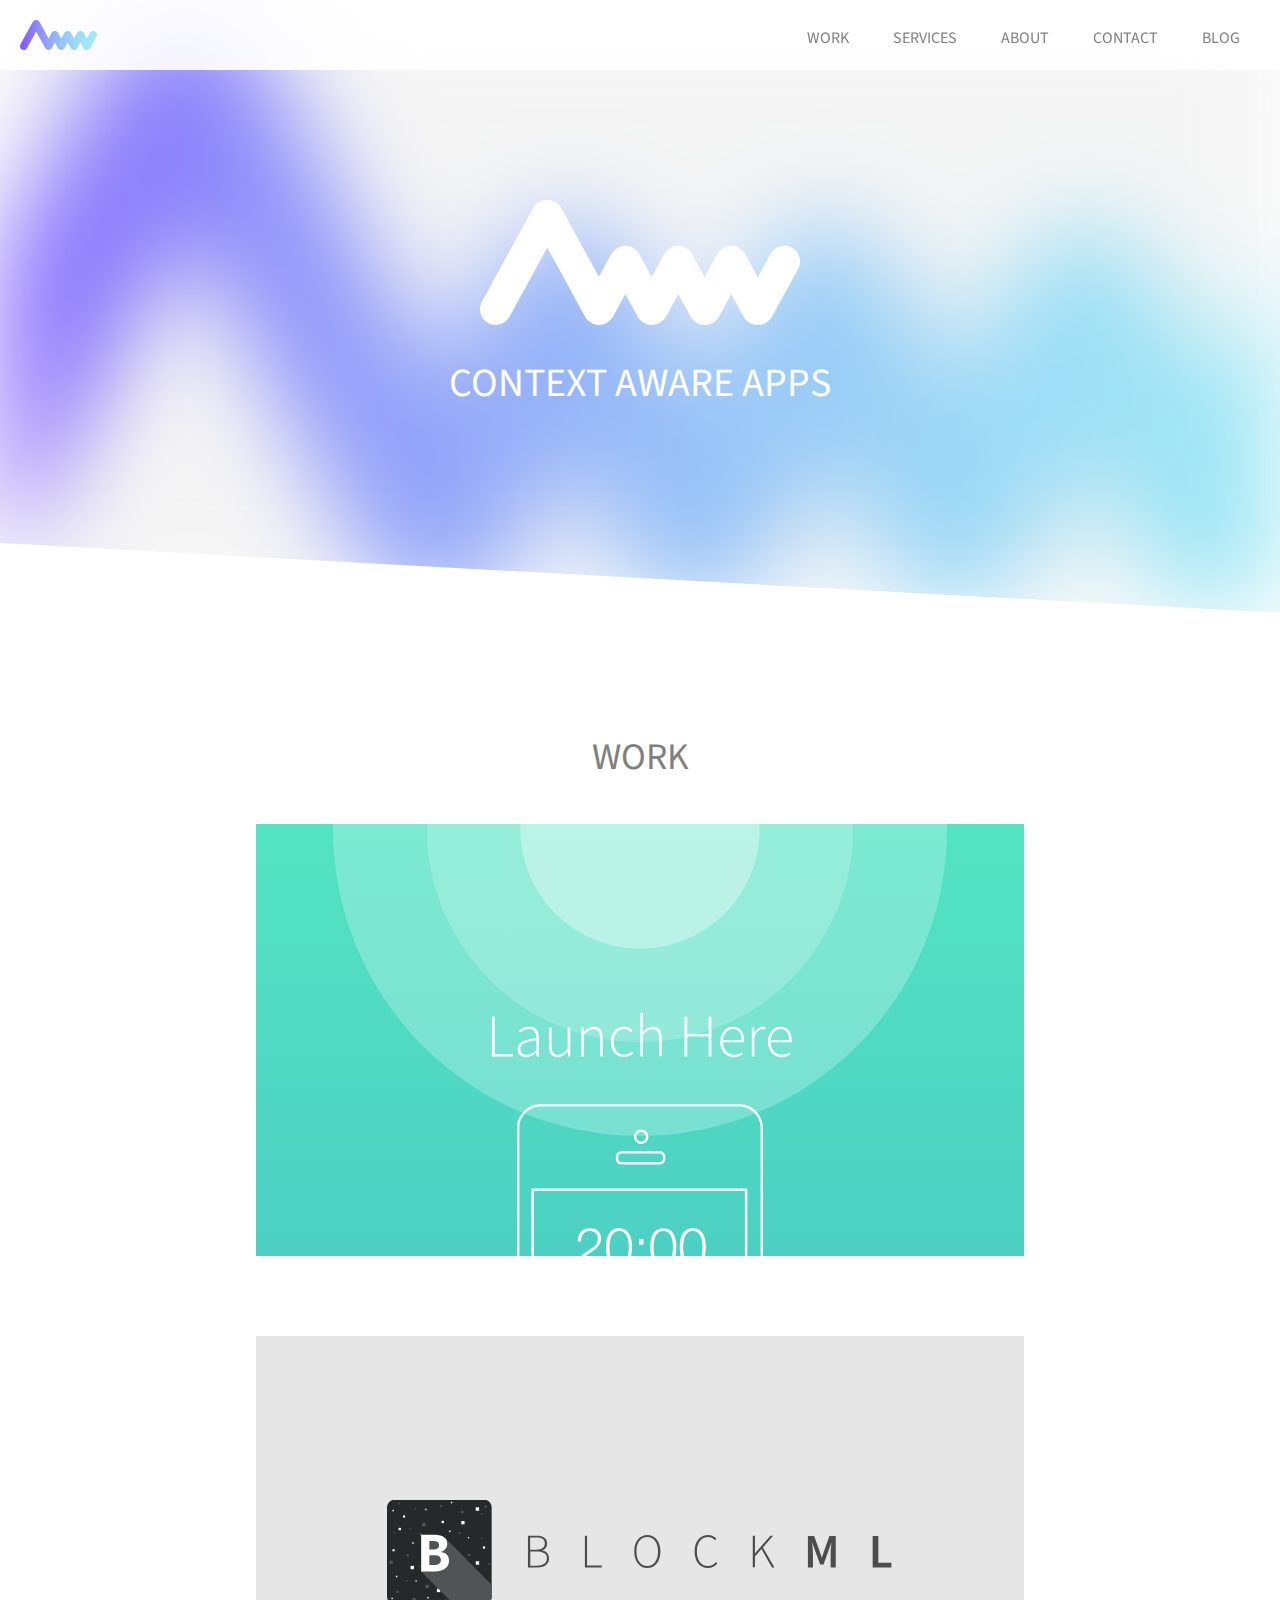
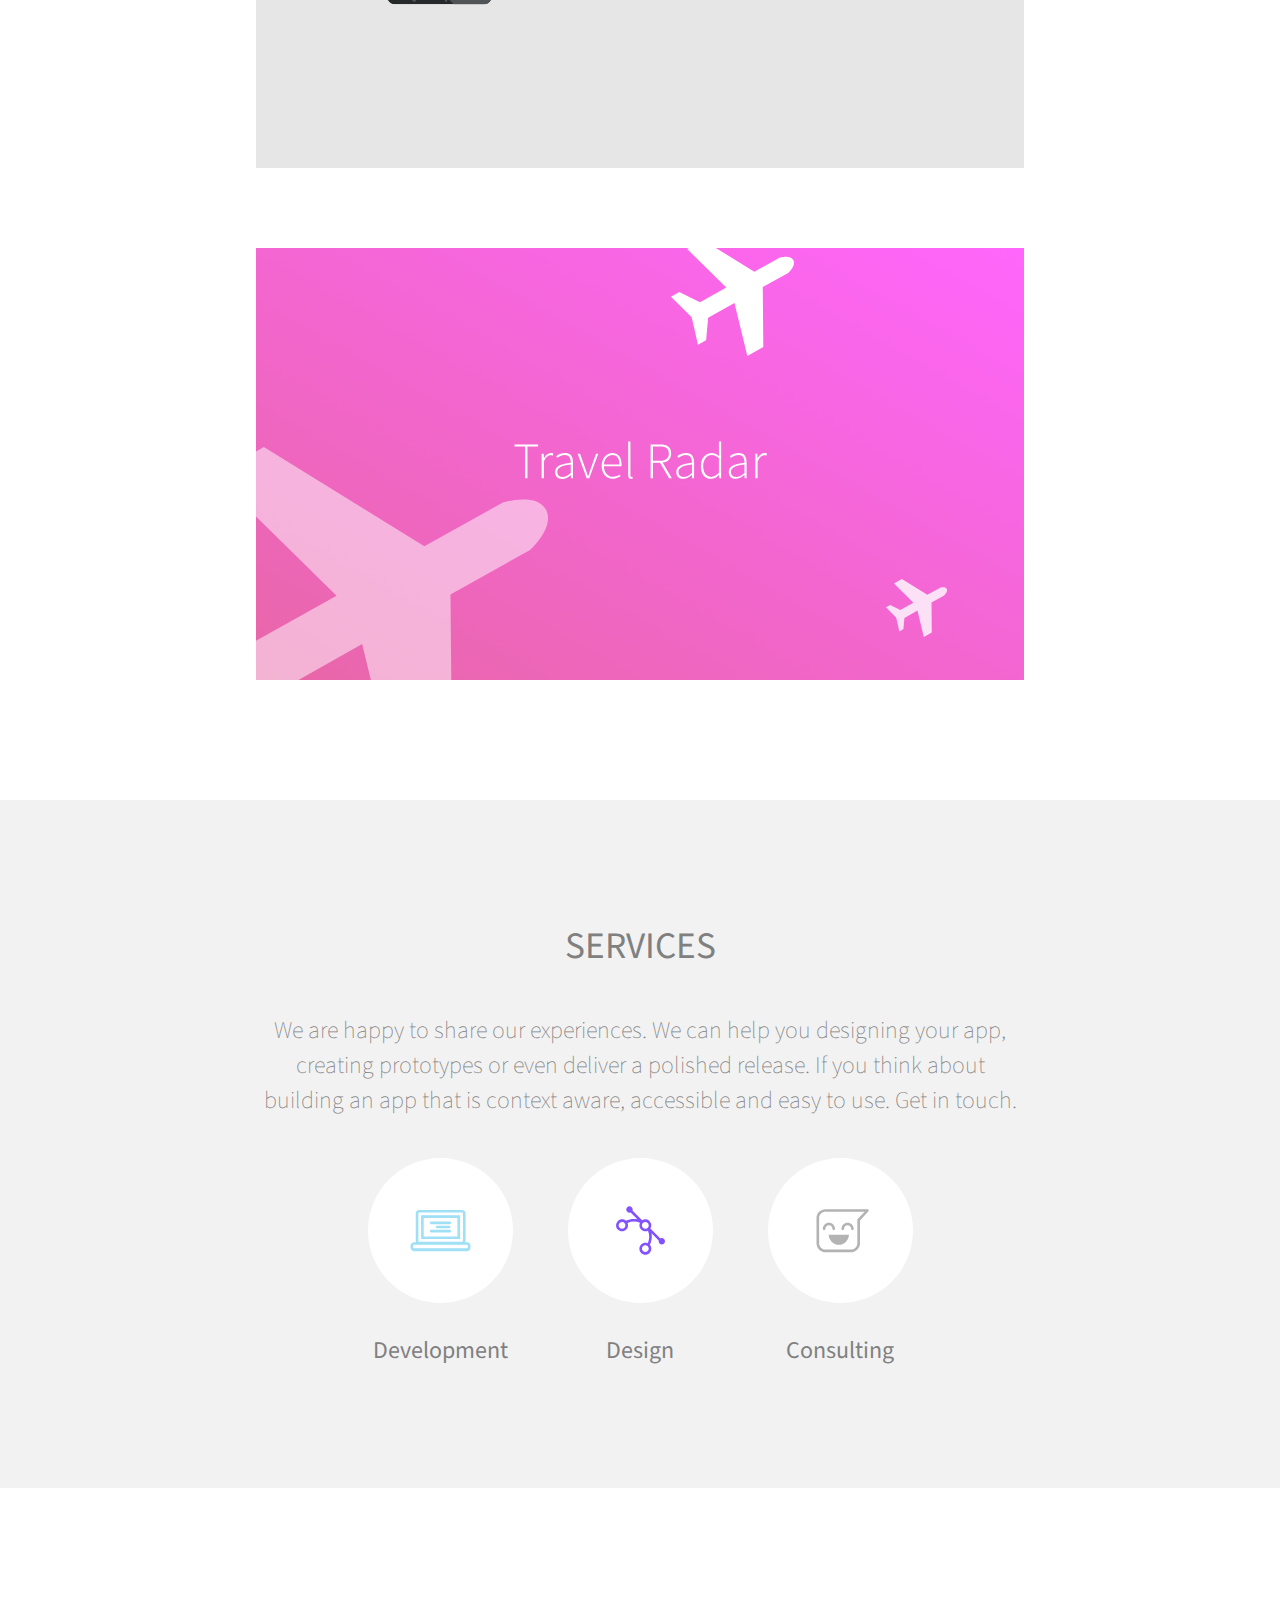
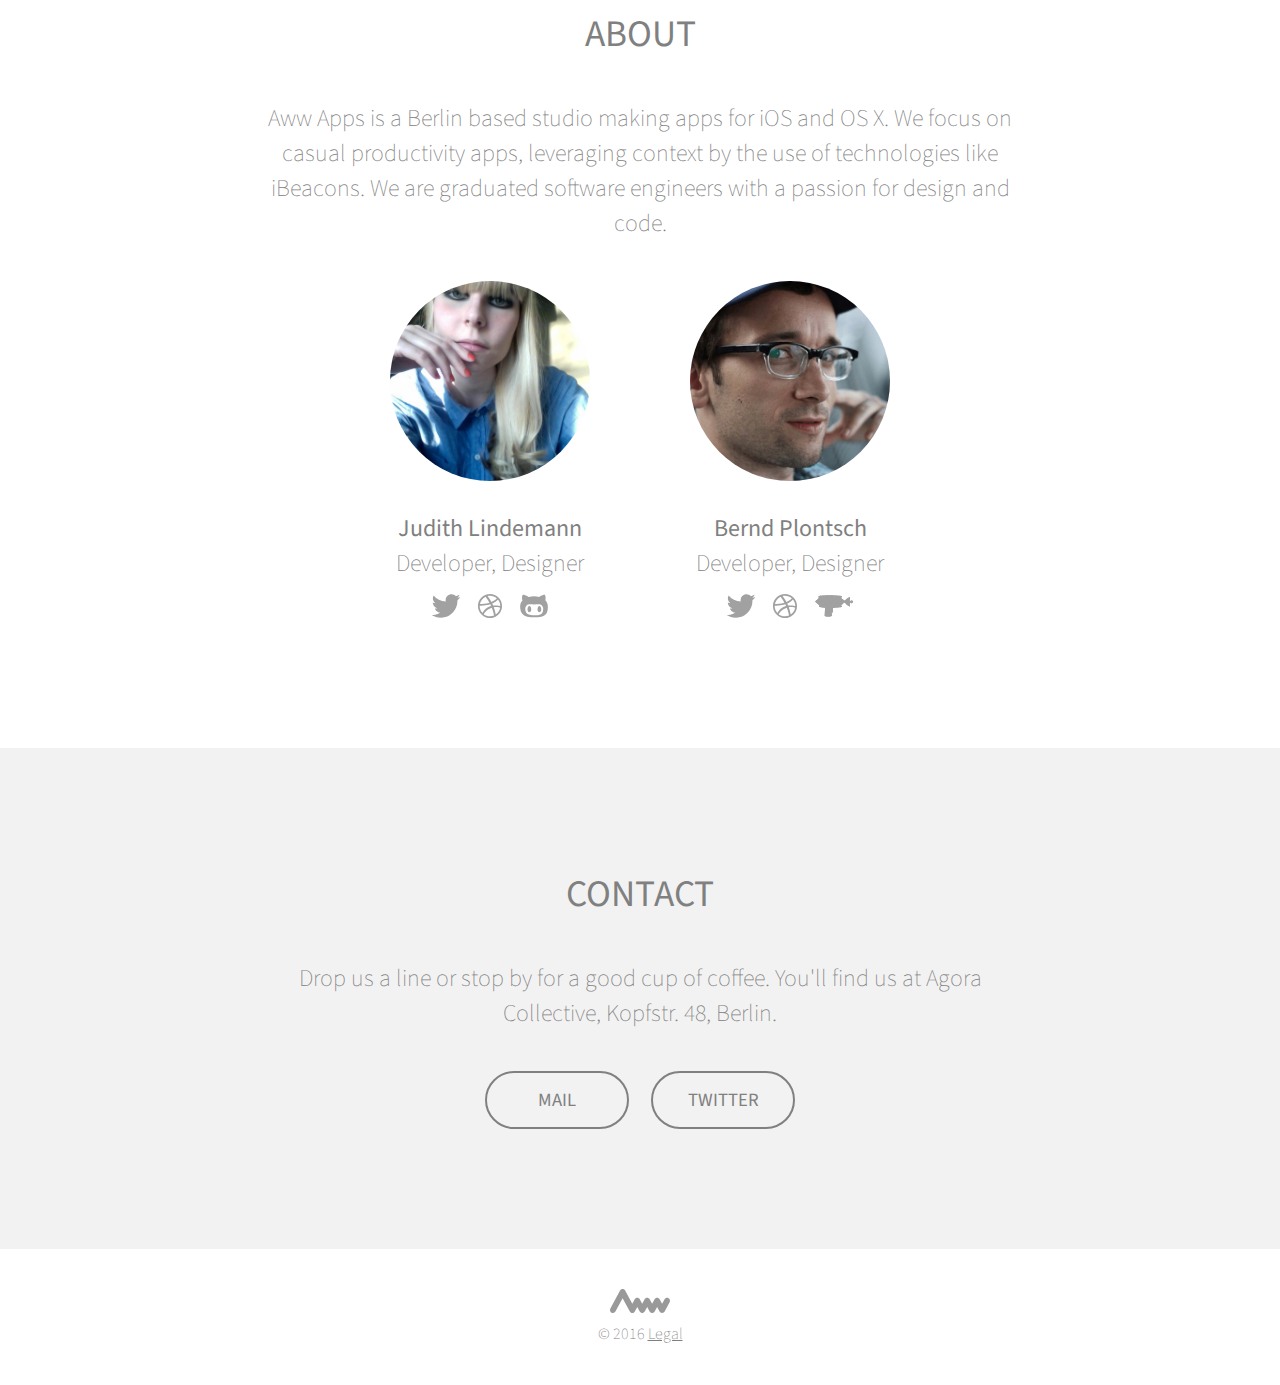
<file: index.html>
<!DOCTYPE html>

<!--
_______                         _______                        
___    |__      ____      __    ___    |_______________________
__  /| |_ | /| / /_ | /| / /    __  /| |__  __ \__  __ \_  ___/
_  ___ |_ |/ |/ /__ |/ |/ /     _  ___ |_  /_/ /_  /_/ /(__  ) 
/_/  |_|___/|__/ ____/|__/      /_/  |_|  .___/_  .___//____/  
                                       /_/     /_/             
-->

<html>
    <head>
        <meta http-equiv = 'Content-Type' content = 'text/html; charset=UTF-8'>
        <meta name="viewport" content="width = device-width, initial-scale = 1, maximum-scale = 1">
        <title>☆*Aww Apps*☆彡</title>
        <link rel="icon" href="images/favicon.ico" type="image/x-icon" />
        <link href = 'css/screen.css' type = 'text/css' rel = 'stylesheet' media = 'screen'/>
    </head>
    <body>
<!--
////////////////////////////////////////////////////////////////////////////
                              NAVIGATION BAR                            
////////////////////////////////////////////////////////////////////////////
-->
		<div id = "navBar">
			<a href="index.html"><img src="images/logo_gradient.svg" alt = "logo"></a>
			<ul>
                <li><a href="#work">WORK</a></li>
                <li><a href="#services">SERVICES</a></li>
                <li><a href="#about">ABOUT</a></li>
                <li><a href="#contact">CONTACT</a></li>
                <li><a href="http://blog.awwapps.com" target="_blank">BLOG</a></li>
            </ul>
		</div>
<!--
////////////////////////////////////////////////////////////////////////////
                                 HEADER                                
////////////////////////////////////////////////////////////////////////////
-->
		<div id = "header">
			<div id="background"></div>
			<img src="images/logo_white.svg" alt = "logo" id="logo">
			<h1>CONTEXT AWARE APPS</h1>
		</div>
<!--
////////////////////////////////////////////////////////////////////////////
                                  WORK                               
////////////////////////////////////////////////////////////////////////////
-->
		<div id="work">
			<div id="triangle"></div>
			<h2>WORK</h2>

			<div class = "wrapper">
				<div id = "launchHere" class = "box">
					<div class = "content">
						<div class = "verticalAlign">
							<img src="images/launchHere.svg" id = "launchHereText">
						</div>
						<img src="images/iphone.svg" id = "iphone">
						<img src="images/wave.svg" id = "wave">
					</div>
					<div class = "description">
						<div class = "verticalAlign">
							<h2>LAUNCH HERE</h2>
							<p>Micro location based app quick launcher for iBeacon</p>
							<a class = "button" href="http://launchhere.awwapps.com" target="_blank">MORE</a>
						</div>
					</div>
				</div>
			</div>

			<div class = "wrapper">
				<div id = "blockML" class = "box">
					<div class = "content">
						<div class = "verticalAlign">
							<img src="images/blockML.svg">
						</div>
					</div>		
					<div class = "description">
						<div class = "verticalAlign">
							<h2>BLOCKML</h2>
							<p>A markup language for scientific documents</p>
							<a class = "button" href="http://blockml.awwapps.com" target="_blank">MORE</a>
						</div>
					</div>
				</div>
			</div>



			<div class = "wrapper">
				<div id = "travelRadar" class = "box">
					<div class = "content">
						<div class = "verticalAlign">
							<img src="images/travelRadar.svg" id="travelRadarText">
						</div>
						<img src="images/plane.svg" id="bigPlane">
						<img src="images/plane.svg" id="mediumPlane">
						<img src="images/plane.svg" id="smallPlane">
						<!-- <img src="images/bag.svg" id="bigBag"> -->
					</div>		
					<div class = "description">
						<div class = "verticalAlign">
							<h2>TRAVEL RADAR</h2>
							<p>Luggage Tracking with iBeacon</p>
							<a class = "button" href="http://travelradar.awwapps.com" target="_blank">MORE</a>
						</div>
					</div>
				</div>
			</div>


		</div>
<!--
////////////////////////////////////////////////////////////////////////////
                                  SERVICES                              
////////////////////////////////////////////////////////////////////////////
-->
		<div id="services">
			<h2>SERVICES</h2>
			<p>We are happy to share our experiences. We can help you designing your app, creating prototypes or even deliver a polished release. If you think about building an app that is context aware, accessible and easy to use. Get in touch.</p>

			<div class = "grid-3">
				<div class = "gridMember">
					<img src="images/development.svg" id="development">
					<h3>Development</h3>
				</div>
				<div class = "gridMember">
					<img src="images/design.svg" id="design">
					<h3>Design</h3>
				</div>
				<div class = "gridMember">
					<img src="images/consulting.svg" id="consulting">
					<h3>Consulting</h3>
				</div>
			</div>
		</div>
<!--
////////////////////////////////////////////////////////////////////////////
                                  ABOUT                              
////////////////////////////////////////////////////////////////////////////
-->
		<div id="about">
			<h2>ABOUT</h2>
			<p>Aww Apps is a Berlin based studio making apps for iOS and OS X. We focus on casual productivity apps, leveraging context by the use of technologies like iBeacons. We are graduated software engineers with a passion for design and code.</p>
			<div class = "grid-2">
				<div class = "gridMember">
					<img class = "face" src="images/judith.jpg" alt = "Face">
					<h3>Judith Lindemann</h3>
					<p>Developer, Designer</p>
					<ul>
						<li><a href="https://twitter.com/L_INDEMANN" target="_blank"><img src="images/twitter.svg"></a></li>
						<li><a href="http://dribbble.com/LINDEMANN" target="_blank"><img src="images/dribbble.svg"></a></li>
						<li><a href="https://github.com/Lindemann" target="_blank"><img src="images/git.svg"></a></li>
					</ul>
				</div>
				<div class = "gridMember">
					<img class = "face" src="images/bernd.jpg" alt = "Face">
					<h3>Bernd Plontsch</h3>
					<p>Developer, Designer</p>
					<ul>
						<li><a href="https://twitter.com/berndplontsch" target="_blank"><img src="images/twitter.svg"></a></li>
						<li><a href="http://dribbble.com/ohrobot" target="_blank"><img src="images/dribbble.svg"></a></li>
						<li><a href="http://fiesefalle.de" target="_blank"><img class = "laser" src="images/blog.svg"></a></li>
					</ul>
				</div>
			</div>

		</div>
<!--
////////////////////////////////////////////////////////////////////////////
                                  CONTACT                             
////////////////////////////////////////////////////////////////////////////
-->
		<div id="contact">
			<h2>CONTACT</h2>
			<p>Drop us a line or stop by for a good cup of coffee. You'll find us at Agora Collective, Kopfstr. 48, Berlin.</p>
			<div class="grid-2">
				<a class = "button gridMember" href="mailto:Hello@AwwApps.com" target="_blank">MAIL</a>
				<a class = "button gridMember" href="https://twitter.com/awwapps" target="_blank">TWITTER</a>
			</div>

		</div>
<!--
////////////////////////////////////////////////////////////////////////////
                                  FOOTER                             
////////////////////////////////////////////////////////////////////////////
-->
		<div id="footer">
			<a href="index.html"><img src="images/logo_gray.svg" alt = "logo"></a>
			<p>© 2016 <a href="./impressum.html">Legal</a></p>
		</div>

    </body>
</html>
</file>
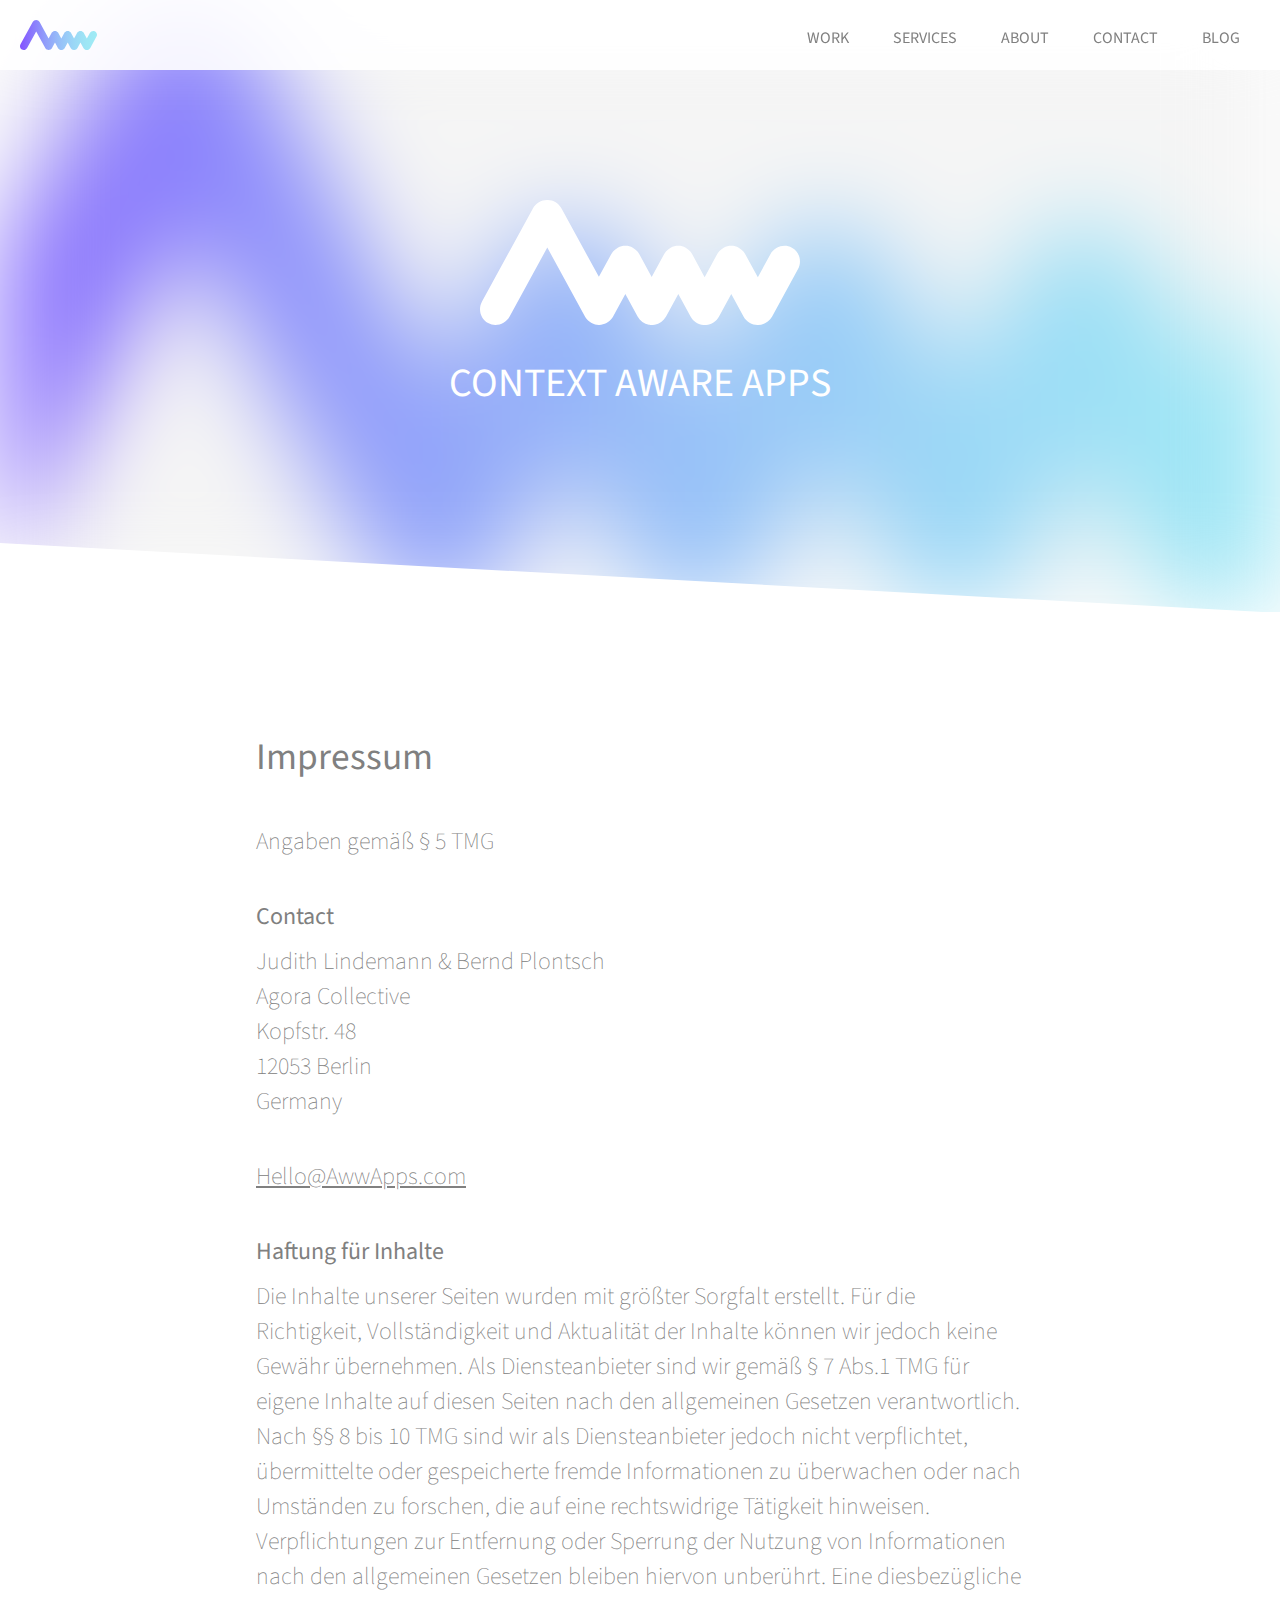
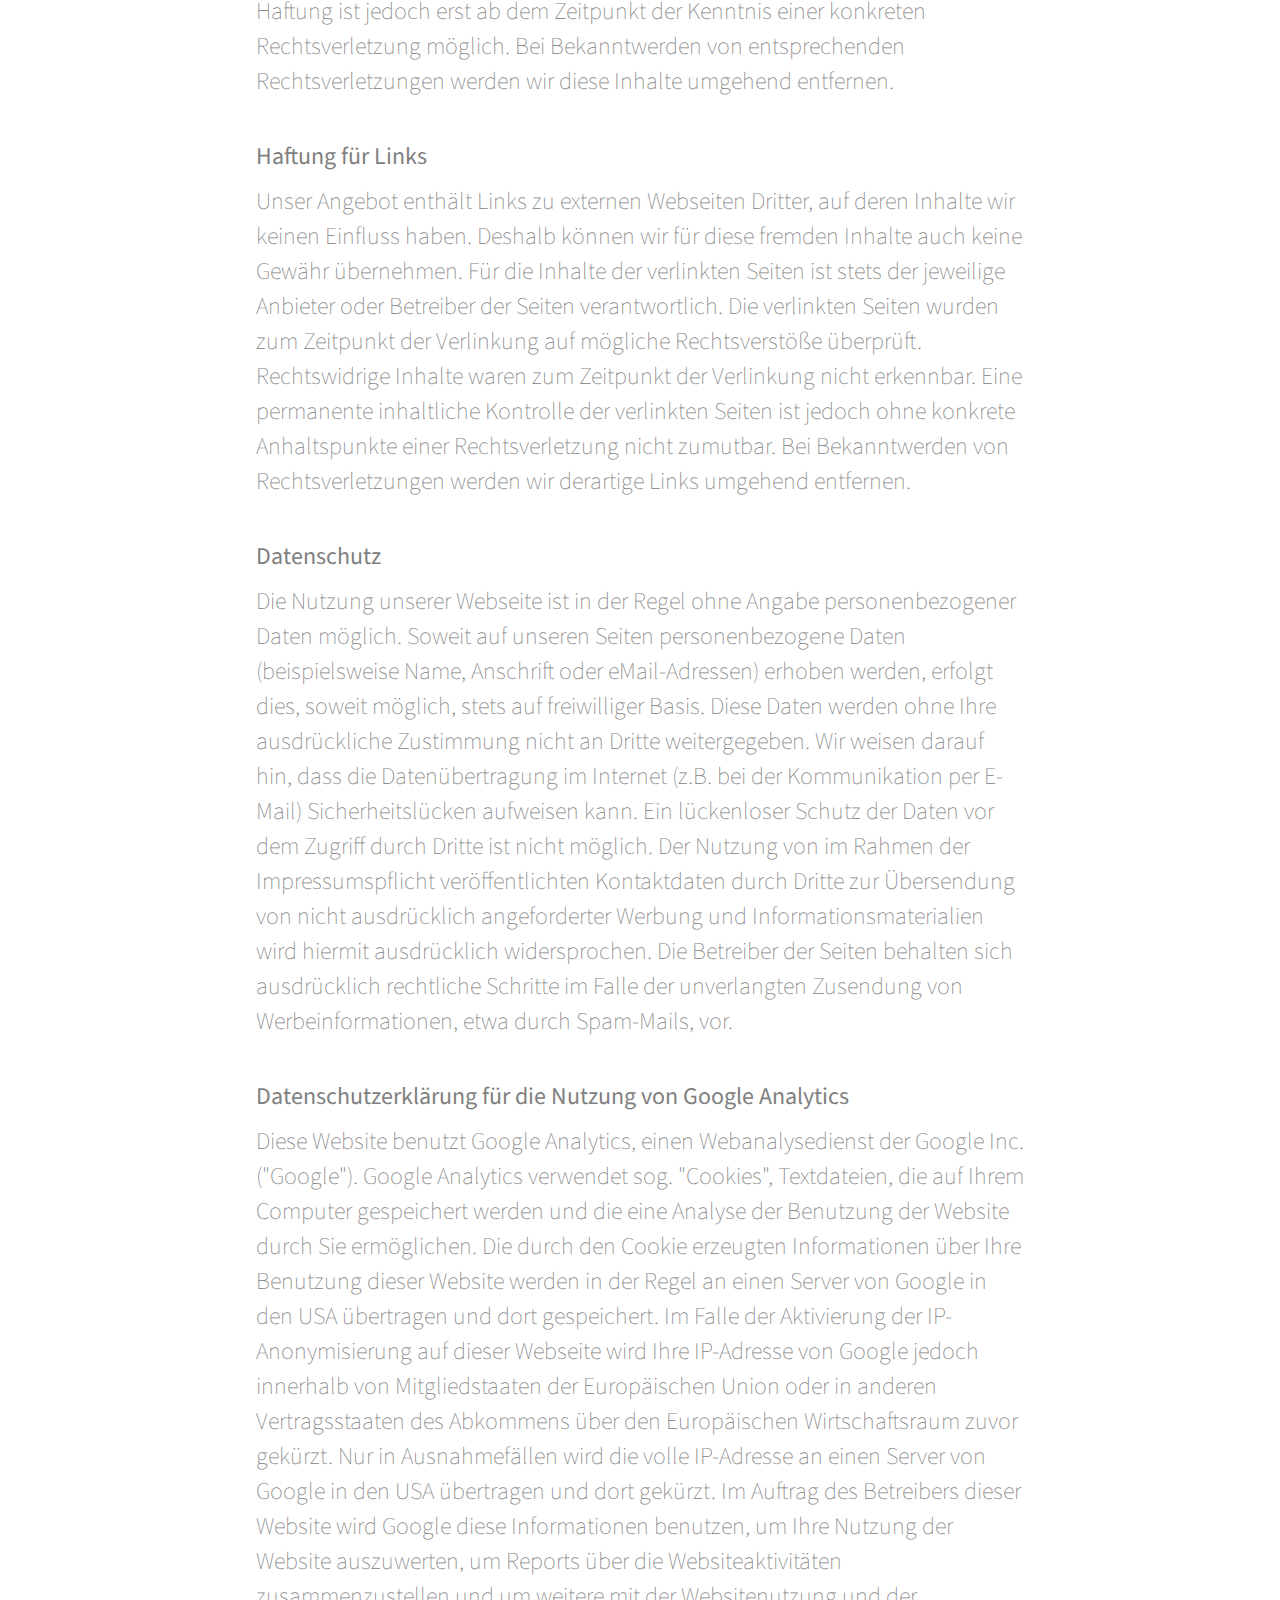
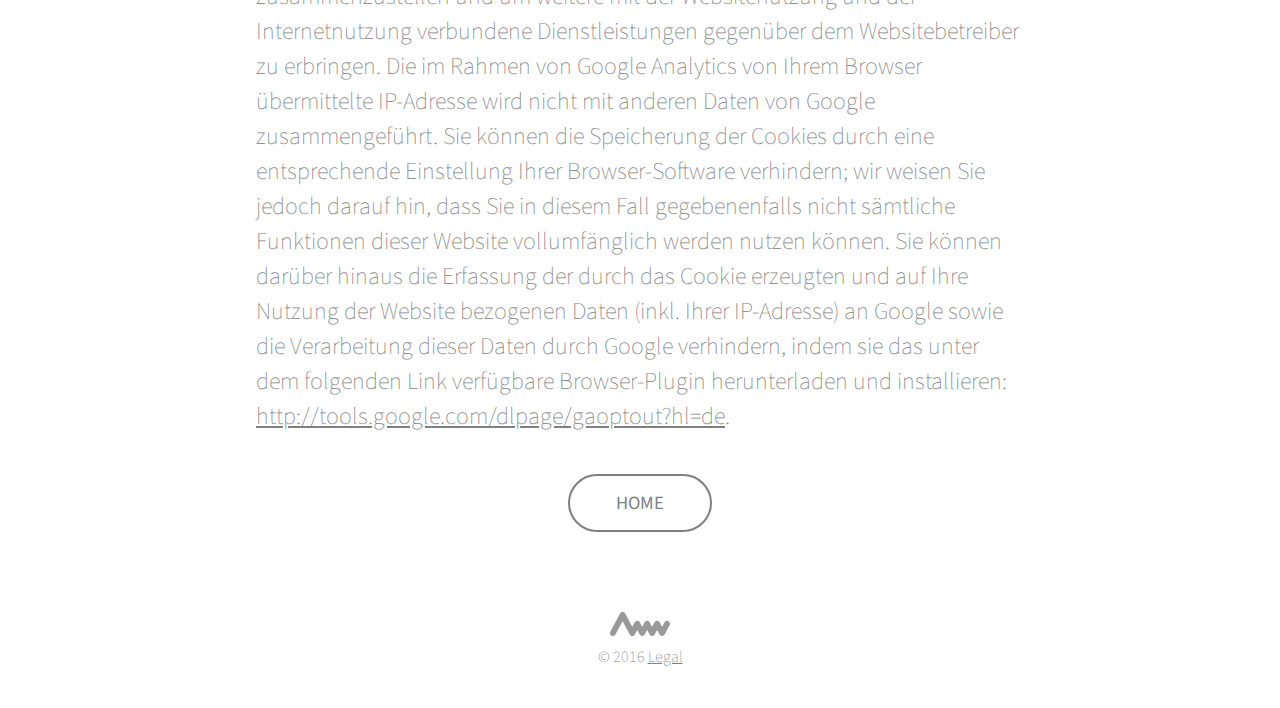
<file: impressum.html>
<!DOCTYPE html>

<!--
_______                         _______                        
___    |__      ____      __    ___    |_______________________
__  /| |_ | /| / /_ | /| / /    __  /| |__  __ \__  __ \_  ___/
_  ___ |_ |/ |/ /__ |/ |/ /     _  ___ |_  /_/ /_  /_/ /(__  ) 
/_/  |_|___/|__/ ____/|__/      /_/  |_|  .___/_  .___//____/  
                                       /_/     /_/             
-->

<html>
    <head>
        <meta http-equiv = 'Content-Type' content = 'text/html; charset=UTF-8'>
        <meta name="viewport" content="width = device-width, initial-scale = 1, maximum-scale = 1">
        <title>Impressum</title>
        <link rel="icon" href="images/favicon.ico" type="image/x-icon" />
        <link href = 'css/screen.css' type = 'text/css' rel = 'stylesheet' media = 'screen'/>
    </head>
    <body>
<!--
////////////////////////////////////////////////////////////////////////////
                              NAVIGATION BAR                            
////////////////////////////////////////////////////////////////////////////
-->
		<div id = "navBar">
			<a href="index.html"><img src="images/logo_gradient.svg" alt = "logo"></a>
			<ul>
                <li><a href="./index.html#work">WORK</a></li>
                <li><a href="./index.html#services">SERVICES</a></li>
                <li><a href="./index.html#about">ABOUT</a></li>
                <li><a href="./index.html#contact">CONTACT</a></li>
                <li><a href="http://blog.awwapps.com" target="_blank">BLOG</a></li>
            </ul>
		</div>
<!--
////////////////////////////////////////////////////////////////////////////
                                 HEADER                                
////////////////////////////////////////////////////////////////////////////
-->
		<div id = "header">
			<div id="background"></div>
			<img src="images/logo_white.svg" alt = "logo" id="logo">
			<h1>CONTEXT AWARE APPS</h1>
		</div>
<!--
////////////////////////////////////////////////////////////////////////////
                               IMPRESSUM                                
////////////////////////////////////////////////////////////////////////////
-->
        <div id = "impressum">
        	<div id="triangle"></div>
	        <h2>Impressum</h2>

	        <p>Angaben gemäß § 5 TMG</p>

	        <h3>Contact</h3>

	        <p>
	        Judith Lindemann & Bernd Plontsch
	        <br>
	        Agora Collective
	        <br>
	        Kopfstr. 48
	        <br>
	        12053 Berlin
	        <br>
	        Germany</p>

	        <p><a href="mailto:Hello@AwwApps.com">Hello@AwwApps.com</a></p>

	        <h3>Haftung für Inhalte</h3>

	        <p>Die Inhalte unserer Seiten wurden mit größter Sorgfalt erstellt. Für die Richtigkeit, Vollständigkeit und Aktualität der Inhalte können wir jedoch keine Gewähr übernehmen. Als Diensteanbieter sind wir gemäß § 7 Abs.1 TMG für eigene Inhalte auf diesen Seiten nach den allgemeinen Gesetzen verantwortlich. Nach §§ 8 bis 10 TMG sind wir als Diensteanbieter jedoch nicht verpflichtet, übermittelte oder gespeicherte fremde Informationen zu überwachen oder nach Umständen zu forschen, die auf eine rechtswidrige Tätigkeit hinweisen. Verpflichtungen zur Entfernung oder Sperrung der Nutzung von Informationen nach den allgemeinen Gesetzen bleiben hiervon unberührt. Eine diesbezügliche Haftung ist jedoch erst ab dem Zeitpunkt der Kenntnis einer konkreten Rechtsverletzung möglich. Bei Bekanntwerden von entsprechenden Rechtsverletzungen werden wir diese Inhalte umgehend entfernen.</p>

	        <h3>Haftung für Links</h3>
	        
	        <p>Unser Angebot enthält Links zu externen Webseiten Dritter, auf deren Inhalte wir keinen Einfluss haben. Deshalb können wir für diese fremden Inhalte auch keine Gewähr übernehmen. Für die Inhalte der verlinkten Seiten ist stets der jeweilige Anbieter oder Betreiber der Seiten verantwortlich. Die verlinkten Seiten wurden zum Zeitpunkt der Verlinkung auf mögliche Rechtsverstöße überprüft. Rechtswidrige Inhalte waren zum Zeitpunkt der Verlinkung nicht erkennbar. Eine permanente inhaltliche Kontrolle der verlinkten Seiten ist jedoch ohne konkrete Anhaltspunkte einer Rechtsverletzung nicht zumutbar. Bei Bekanntwerden von Rechtsverletzungen werden wir derartige Links umgehend entfernen.</p>

	        <h3>Datenschutz</h3>
	        <p>Die Nutzung unserer Webseite ist in der Regel ohne Angabe personenbezogener Daten möglich. Soweit auf unseren Seiten personenbezogene Daten (beispielsweise Name, Anschrift oder eMail-Adressen) erhoben werden, erfolgt dies, soweit möglich, stets auf freiwilliger Basis. Diese Daten werden ohne Ihre ausdrückliche Zustimmung nicht an Dritte weitergegeben. Wir weisen darauf hin, dass die Datenübertragung im Internet (z.B. bei der Kommunikation per E-Mail) Sicherheitslücken aufweisen kann. Ein lückenloser Schutz der Daten vor dem Zugriff durch Dritte ist nicht möglich. Der Nutzung von im Rahmen der Impressumspflicht veröffentlichten Kontaktdaten durch Dritte zur Übersendung von nicht ausdrücklich angeforderter Werbung und Informationsmaterialien wird hiermit ausdrücklich widersprochen. Die Betreiber der Seiten behalten sich ausdrücklich rechtliche Schritte im Falle der unverlangten Zusendung von Werbeinformationen, etwa durch Spam-Mails, vor.</p>

	        <h3>Datenschutzerklärung für die Nutzung von Google Analytics</h3>
	        <p>Diese Website benutzt Google Analytics, einen Webanalysedienst der Google Inc. ("Google"). Google Analytics verwendet sog. "Cookies", Textdateien, die auf Ihrem Computer gespeichert werden und die eine Analyse der Benutzung der Website durch Sie ermöglichen. Die durch den Cookie erzeugten Informationen über Ihre Benutzung dieser Website werden in der Regel an einen Server von Google in den USA übertragen und dort gespeichert. Im Falle der Aktivierung der IP-Anonymisierung auf dieser Webseite wird Ihre IP-Adresse von Google jedoch innerhalb von Mitgliedstaaten der Europäischen Union oder in anderen Vertragsstaaten des Abkommens über den Europäischen Wirtschaftsraum zuvor gekürzt. Nur in Ausnahmefällen wird die volle IP-Adresse an einen Server von Google in den USA übertragen und dort gekürzt. Im Auftrag des Betreibers dieser Website wird Google diese Informationen benutzen, um Ihre Nutzung der Website auszuwerten, um Reports über die Websiteaktivitäten zusammenzustellen und um weitere mit der Websitenutzung und der Internetnutzung verbundene Dienstleistungen gegenüber dem Websitebetreiber zu erbringen. Die im Rahmen von Google Analytics von Ihrem Browser übermittelte IP-Adresse wird nicht mit anderen Daten von Google zusammengeführt. Sie können die Speicherung der Cookies durch eine entsprechende Einstellung Ihrer Browser-Software verhindern; wir weisen Sie jedoch darauf hin, dass Sie in diesem Fall gegebenenfalls nicht sämtliche Funktionen dieser Website vollumfänglich werden nutzen können. Sie können darüber hinaus die Erfassung der durch das Cookie erzeugten und auf Ihre Nutzung der Website bezogenen Daten (inkl. Ihrer IP-Adresse) an Google sowie die Verarbeitung dieser Daten durch Google verhindern, indem sie das unter dem folgenden Link verfügbare Browser-Plugin herunterladen und installieren: <a href="http://tools.google.com/dlpage/gaoptout?hl=de">http://tools.google.com/dlpage/gaoptout?hl=de</a>.</p>

	        <a class = "button" href="./index.html" target="_blank">HOME</a>
        </div>
<!--
////////////////////////////////////////////////////////////////////////////
                                  FOOTER                             
////////////////////////////////////////////////////////////////////////////
-->
		<div id="footer">
			<a href="index.html"><img src="images/logo_gray.svg" alt = "logo"></a>
			<p>© 2016 <a href="./impressum.html">Legal</a></p>
		</div>

    </body>
</html>
</file>
<file: css/screen.css>
/*
_______                         _______                        
___    |__      ____      __    ___    |_______________________
__  /| |_ | /| / /_ | /| / /    __  /| |__  __ \__  __ \_  ___/
_  ___ |_ |/ |/ /__ |/ |/ /     _  ___ |_  /_/ /_  /_/ /(__  ) 
/_/  |_|___/|__/ ____/|__/      /_/  |_|  .___/_  .___//____/  
                                       /_/     /_/             
*/
/*////////////////////////////////////////////////////////////////////////////*/
/*                                   IMPORTS                                  */
/*////////////////////////////////////////////////////////////////////////////*/
/* Fonts */
@import url(http://fonts.googleapis.com/css?family=Source+Sans+Pro:200,300,400,600,700,900,200italic,300italic,400italic,600italic,700italic,900italic);
@import url(http://fonts.googleapis.com/css?family=Source+Code+Pro:200,300,400,500,600,700,900);
/*////////////////////////////////////////////////////////////////////////////*/
/*                       SASS VARS, MIXINS AND FUNCTIONS                      */
/*////////////////////////////////////////////////////////////////////////////*/
/*////////////////////////////////////////////////////////////////////////////*/
/*                                   RESET                                    */
/*////////////////////////////////////////////////////////////////////////////*/
* {
  margin: 0;
  padding: 0; }

/*////////////////////////////////////////////////////////////////////////////*/
/*                                  GENERAL                                   */
/*////////////////////////////////////////////////////////////////////////////*/
.verticalAlign {
  position: relative;
  top: 50%;
  -webkit-transform: translateY(-50%);
  -ms-transform: translateY(-50%);
  transform: translateY(-50%); }

/*////////////////////////////////////////////////////////////////////////////*/
/*                                    FONT                                    */
/*////////////////////////////////////////////////////////////////////////////*/
html {
  -webkit-font-smoothing: subpixel-antialiased;
  -moz-osx-font-smoothing: auto; }

body {
  font-family: 'Source Sans Pro', sans-serif;
  font-size: 14pt;
  word-wrap: break-word; }

a {
  text-decoration: none;
  transition: opacity 0.2s, color 0.2s; }
  a:hover {
    text-decoration: none; }

h2 {
  font-size: 28pt;
  font-weight: 400;
  color: #808080;
  text-align: center;
  padding: 120px 0 40px 0; }

h3 {
  font-size: 18pt;
  font-weight: 400;
  color: #808080;
  text-align: center; }

p {
  font-size: 18pt;
  font-weight: 200;
  color: #808080;
  text-align: center;
  padding-bottom: 40px;
  display: block;
  margin: 0 auto;
  max-width: 800px;
  width: 60%; }
  p a {
    color: #808080;
    text-decoration: underline; }
    p a:hover {
      opacity: 0.6;
      text-decoration: underline; }

::selection {
  background-color: #A1E0F4;
  color: white; }

::-moz-selection {
  background-color: #A1E0F4;
  color: white; }

/*////////////////////////////////////////////////////////////////////////////*/
/*                                     GRID                                   */
/*////////////////////////////////////////////////////////////////////////////*/
.grid-2 {
  overflow: hidden; }
  .grid-2 .gridMember:nth-child(1) {
    float: left; }
  .grid-2 .gridMember:nth-child(2) {
    float: right; }

.grid-3 {
  overflow: hidden; }
  .grid-3 .gridMember:nth-child(1) {
    float: left; }
  .grid-3 .gridMember:nth-child(2) {
    float: left; }
  .grid-3 .gridMember:nth-child(3) {
    float: left; }

/*////////////////////////////////////////////////////////////////////////////*/
/*                                     BUTTON                                 */
/*////////////////////////////////////////////////////////////////////////////*/
.button {
  display: block;
  width: 140px;
  border-radius: 40px;
  padding: 14px 0;
  text-align: center;
  transition: color 0.2s, background-color 0.2s; }

/*////////////////////////////////////////////////////////////////////////////*/
/*                               NAVIGATION BAR                               */
/*////////////////////////////////////////////////////////////////////////////*/
#navBar {
  background-color: rgba(255, 255, 255, 0.9);
  z-index: 9999;
  line-height: normal;
  position: fixed;
  top: 0;
  width: 100%;
  height: 70px; }
  #navBar a img {
    transition: opacity 0.2s; }
  #navBar a img:hover {
    opacity: 0.6; }
  #navBar ul {
    text-align: right;
    margin: 24.33333px 0;
    margin-right: 20px; }
    #navBar ul li {
      display: inline;
      margin: 0 20px;
      font-weight: 400;
      font-size: 12pt; }
    #navBar ul a {
      color: #808080; }
      #navBar ul a:hover {
        opacity: 0.3; }
  #navBar img {
    float: left;
    height: 30px;
    margin: 20px; }
  @media screen and (max-width: 610px), screen and (max-device-width: 610px) {
    #navBar a img {
      float: none;
      margin-right: auto;
      margin-left: auto;
      display: block; }
    #navBar ul {
      display: none; } }

/*////////////////////////////////////////////////////////////////////////////*/
/*                                    HEADER                                  */
/*////////////////////////////////////////////////////////////////////////////*/
#header {
  padding: 200px 0;
  -webkit-font-smoothing: antialiased;
  -moz-osx-font-smoothing: grayscale;
  position: relative; }
  #header h1 {
    color: white;
    font-weight: 400;
    font-size: 30pt;
    text-align: center;
    padding-top: 10px;
    display: block;
    margin: 0 auto;
    max-width: 90%; }
  #header #logo {
    width: 320px;
    display: block;
    margin: 0 auto;
    padding-bottom: 20px; }
  #header #background {
    height: 100%;
    width: 100%;
    z-index: -9999;
    position: absolute;
    top: 0;
    background-color: #F5F5F5;
    background-image: url(../images/logo_gradient.svg);
    background-size: cover;
    background-repeat: no-repeat;
    background-position: center center;
    -webkit-filter: blur(50px); }

/*////////////////////////////////////////////////////////////////////////////*/
/*                                    WORK                                    */
/*////////////////////////////////////////////////////////////////////////////*/
#work {
  background-color: white; }

#triangle {
  background-image: url(../images/triangle.svg);
  background-size: 100% 70px;
  height: 70px;
  width: 100%;
  position: relative;
  bottom: 69px;
  margin-bottom: -71px; }

.wrapper {
  width: 60%;
  max-width: 800px;
  margin: 0 auto;
  margin-bottom: 80px; }
  .wrapper:last-child {
    margin-bottom: 120px; }

.box {
  width: 100%;
  padding-bottom: 56.25%;
  position: relative;
  overflow: hidden;
  -webkit-font-smoothing: antialiased;
  -moz-osx-font-smoothing: grayscale; }

.content {
  position: absolute;
  height: 100%;
  width: 100%; }

.description {
  -webkit-font-smoothing: subpixel-antialiased;
  -moz-osx-font-smoothing: auto;
  height: 100%;
  width: 100%;
  position: absolute;
  top: 0px;
  background-repeat: no-repeat;
  background-size: 90% 100%;
  opacity: 0;
  transition: color 0.2s, opacity 0.2s; }
  .description h2, .description p {
    color: white;
    text-align: left;
    margin-left: 10%;
    max-width: 300px;
    padding: 0 0 20px 0; }
  .description .button {
    margin-left: 10%; }

#launchHere {
  background-image: -webkit-gradient(linear, left top, left bottom, color-stop(0, #53E4C2), color-stop(1, #4CD0C3));
  background-image: -o-linear-gradient(bottom, #53E4C2 0%, #4CD0C3 100%);
  background-image: -moz-linear-gradient(bottom, #53E4C2 0%, #4CD0C3 100%);
  background-image: -webkit-linear-gradient(bottom, #53E4C2 0%, #4CD0C3 100%);
  background-image: -ms-linear-gradient(bottom, #53E4C2 0%, #4CD0C3 100%);
  background-image: linear-gradient(to bottom, #53E4C2 0%, #4CD0C3 100%); }
  #launchHere #iphone {
    position: absolute;
    left: 0;
    right: 0;
    margin-left: auto;
    margin-right: auto;
    width: 32%;
    bottom: -42%; }
  #launchHere #wave {
    position: absolute;
    left: 0;
    right: 0;
    margin-left: auto;
    margin-right: auto;
    width: 80%;
    top: -70%; }
  #launchHere #launchHereText {
    display: block;
    margin: 0 auto;
    max-width: 40%; }
  #launchHere .button {
    color: white;
    border: 2px solid white; }
    #launchHere .button:hover {
      color: #53E4C3;
      background-color: white; }
  #launchHere .description {
    background-image: url(../images/shape_launchHere.svg); }
  #launchHere:hover .description {
    opacity: 0.9; }

#blockML {
  background-color: #E6E6E6; }
  #blockML img {
    display: block;
    margin: 0 auto;
    max-width: 66%; }
  #blockML .description {
    background-image: url(../images/shape_blockML.svg); }
  #blockML .button {
    color: white;
    border: 2px solid white; }
    #blockML .button:hover {
      color: #4D4D4D;
      background-color: white; }
  #blockML:hover .description {
    opacity: 0.98; }

#travelRadar {
  background-image: -webkit-gradient(linear, left bottom, left bottom, color-stop(0, #FF66FC), color-stop(1, #E866A7));
  background-image: -o-linear-gradient(left bottom, #FF66FC 0%, #E866A7 100%);
  background-image: -moz-linear-gradient(left bottom, #FF66FC 0%, #E866A7 100%);
  background-image: -webkit-linear-gradient(left bottom, #FF66FC 0%, #E866A7 100%);
  background-image: -ms-linear-gradient(left bottom, #FF66FC 0%, #E866A7 100%);
  background-image: linear-gradient(to left bottom, #FF66FC 0%, #E866A7 100%); }
  #travelRadar .description {
    background-image: url(../images/shape_travelRadar.svg); }
  #travelRadar:hover .description {
    opacity: 0.86; }
  #travelRadar .button {
    color: white;
    border: 2px solid white; }
    #travelRadar .button:hover {
      color: #D9006A;
      background-color: white; }
  #travelRadar #travelRadarText {
    display: block;
    margin: 0 auto;
    max-width: 33%; }
  #travelRadar #bigPlane {
    opacity: 0.5;
    position: absolute;
    width: 50%;
    bottom: -30%;
    left: -12%; }
  #travelRadar #mediumPlane {
    position: absolute;
    width: 16%;
    top: -2%;
    right: 30%; }
  #travelRadar #smallPlane {
    position: absolute;
    width: 8%;
    opacity: 0.8;
    bottom: 10%;
    right: 10%; }

/*////////////////////////////////////////////////////////////////////////////*/
/*                                  SERVICES                                  */
/*////////////////////////////////////////////////////////////////////////////*/
#services {
  background-color: #F2F2F2; }
  #services img {
    width: 75px;
    background-color: white;
    display: block;
    margin: 0 auto;
    border-radius: 100%;
    padding: 35px;
    margin-bottom: 30px; }
  #services .grid-3 {
    display: block;
    margin: 0 auto;
    width: 600px;
    max-width: 70%;
    padding-bottom: 120px; }
  #services .gridMember {
    width: 33.33333%;
    min-width: 200px; }

/*////////////////////////////////////////////////////////////////////////////*/
/*                                    ABOUT                                   */
/*////////////////////////////////////////////////////////////////////////////*/
#about .face {
  border-radius: 100%;
  display: block;
  margin: 0 auto;
  max-width: 200px;
  margin-bottom: 30px; }
#about .grid-2 {
  display: block;
  margin: 0 auto;
  width: 600px;
  padding-bottom: 120px; }
#about .gridMember {
  width: 50%; }
  #about .gridMember p {
    width: 100%;
    padding-bottom: 10px; }
#about ul {
  list-style: none;
  display: block;
  margin: 0 auto;
  max-width: 100%;
  text-align: center; }
#about li {
  margin: 0 5px;
  display: inline; }
#about a img {
  transition: opacity 0.2s; }
#about a img:hover {
  opacity: 0.6; }

/*////////////////////////////////////////////////////////////////////////////*/
/*                                   CONTACT                                  */
/*////////////////////////////////////////////////////////////////////////////*/
#contact {
  background-color: #F2F2F2; }
  #contact .button {
    color: #808080;
    border: 2px solid #808080; }
    #contact .button:hover {
      color: white;
      background-color: #808080; }
  #contact .grid-2 {
    display: block;
    margin: 0 auto;
    max-width: 310px;
    padding-bottom: 120px; }
  #contact p {
    padding-bottom: 40px; }

/*////////////////////////////////////////////////////////////////////////////*/
/*                                 IMPRESSUM                                  */
/*////////////////////////////////////////////////////////////////////////////*/
#impressum {
  background-color: white; }
  #impressum h1, #impressum h2, #impressum h3, #impressum p {
    text-align: left;
    display: block;
    margin: 0 auto;
    max-width: 800px;
    width: 60%; }
  #impressum h3 {
    padding-bottom: 10px; }
  #impressum .button {
    display: block;
    margin: 0 auto;
    color: #808080;
    border: 2px solid #808080;
    margin-bottom: 40px; }
    #impressum .button:hover {
      color: white;
      background-color: #808080; }

/*////////////////////////////////////////////////////////////////////////////*/
/*                                   FOOTER                                   */
/*////////////////////////////////////////////////////////////////////////////*/
#footer img {
  display: block;
  margin: 0 auto;
  max-width: 60px;
  padding-top: 40px;
  padding-bottom: 10px; }
#footer a img {
  transition: opacity 0.2s; }
#footer a img:hover {
  opacity: 0.6; }
#footer p {
  font-size: 12pt; }

/*# sourceMappingURL=screen.css.map */
</file>
